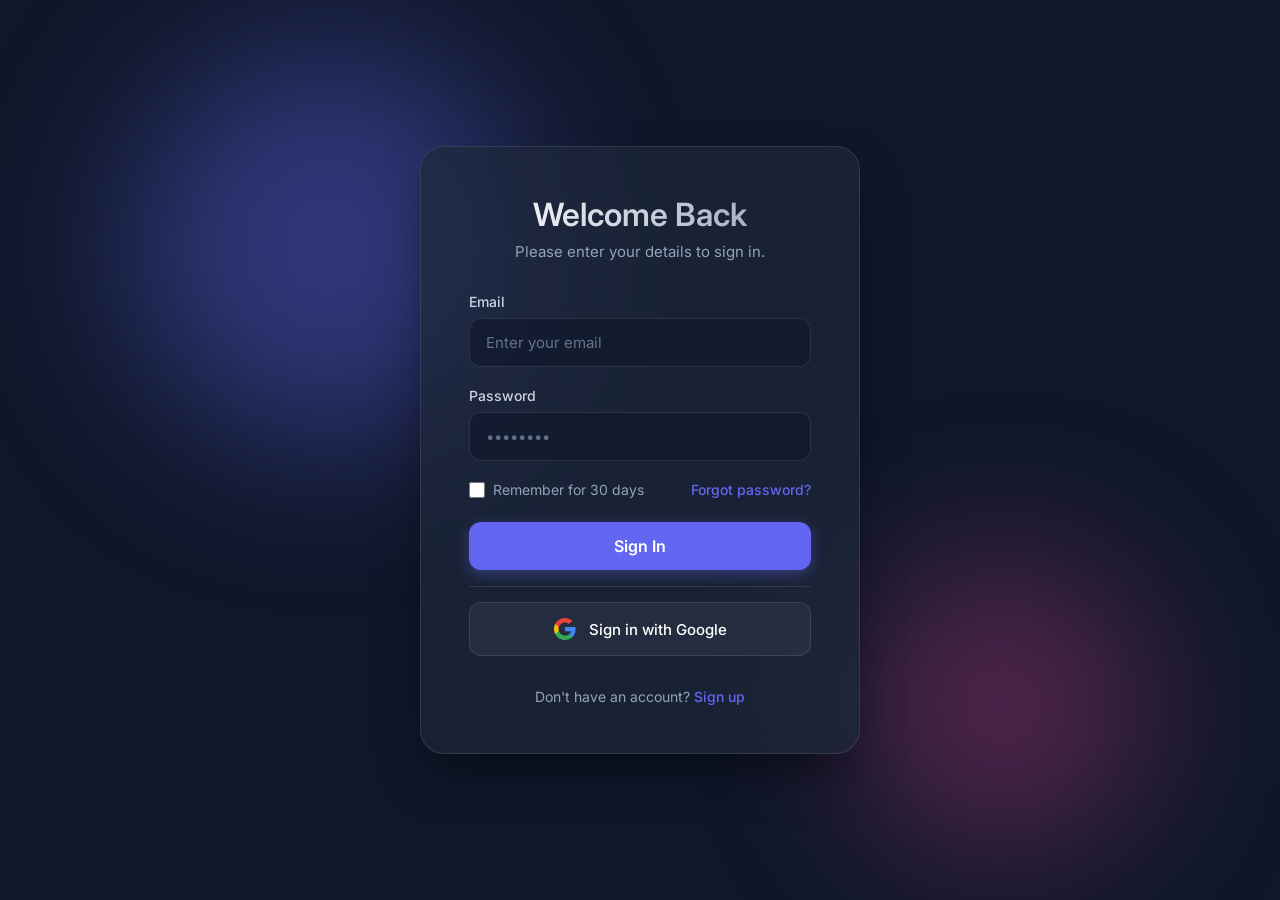
<file: index.html>
<!DOCTYPE html>
<html lang="en">
<head>
    <meta charset="UTF-8">
    <meta name="viewport" content="width=device-width, initial-scale=1.0">
    <title>Premium Login</title>
    <link rel="stylesheet" href="style.css">
    <link href="https://fonts.googleapis.com/css2?family=Inter:wght@300;400;500;600&display=swap" rel="stylesheet">
</head>
<body>
    <div class="login-container">
        <div class="login-box">
            <div class="login-header">
                <h2>Welcome Back</h2>
                <p>Please enter your details to sign in.</p>
            </div>
            <form class="login-form" id="loginForm">
                <div class="input-group">
                    <label for="email">Email</label>
                    <input type="email" id="email" name="email" placeholder="Enter your email" required>
                </div>
                <div class="input-group">
                    <label for="password">Password</label>
                    <input type="password" id="password" name="password" placeholder="••••••••" required>
                </div>
                <div class="form-actions">
                    <div class="remember-me">
                        <input type="checkbox" id="remember" name="remember">
                        <label for="remember">Remember for 30 days</label>
                    </div>
                    <a href="#" class="forgot-password">Forgot password?</a>
                </div>
                <button type="submit" class="submit-btn">Sign In</button>
                
                <div class="social-login">
                    <button type="button" class="social-btn google-btn">
                        <svg width="24" height="24" viewBox="0 0 24 24" fill="none" xmlns="http://www.w3.org/2000/svg">
                            <path d="M22.56 12.25c0-.78-.07-1.53-.2-2.25H12v4.26h5.92c-.26 1.37-1.04 2.53-2.21 3.31v2.77h3.57c2.08-1.92 3.28-4.74 3.28-8.09z" fill="#4285F4"/>
                            <path d="M12 23c2.97 0 5.46-.98 7.28-2.66l-3.57-2.77c-.98.66-2.23 1.06-3.71 1.06-2.86 0-5.29-1.93-6.16-4.53H2.18v2.84C3.99 20.53 7.7 23 12 23z" fill="#34A853"/>
                            <path d="M5.84 14.09c-.22-.66-.35-1.36-.35-2.09s.13-1.43.35-2.09V7.07H2.18C1.43 8.55 1 10.22 1 12s.43 3.45 1.18 4.93l2.85-2.22.81-.62z" fill="#FBBC05"/>
                            <path d="M12 5.38c1.62 0 3.06.56 4.21 1.64l3.15-3.15C17.45 2.09 14.97 1 12 1 7.7 1 3.99 3.47 2.18 7.07l3.66 2.84c.87-2.6 3.3-4.53 6.16-4.53z" fill="#EA4335"/>
                        </svg>
                        Sign in with Google
                    </button>
                </div>
            </form>
            <div class="login-footer">
                <p>Don't have an account? <a href="#">Sign up</a></p>
            </div>
        </div>
        
        <!-- Decorative elements -->
        <div class="blob blob-1"></div>
        <div class="blob blob-2"></div>
    </div>
    <script>
        document.getElementById('loginForm').addEventListener('submit', function(e) {
            e.preventDefault();
            const btn = document.querySelector('.submit-btn');
            const originalText = btn.innerHTML;
            btn.innerHTML = 'Signing in...';
            btn.style.opacity = '0.8';
            setTimeout(() => {
                btn.innerHTML = originalText;
                btn.style.opacity = '1';
                // Simple validation check just for visual feedback
                const email = document.getElementById('email').value;
                if (email) {
                    btn.style.background = '#10b981'; // Success green
                    btn.innerHTML = 'Success!';
                    setTimeout(() => {
                        window.location.href = 'students.html';
                    }, 1000);
                }
            }, 1500);
        });
    </script>
</body>
</html>
</file>
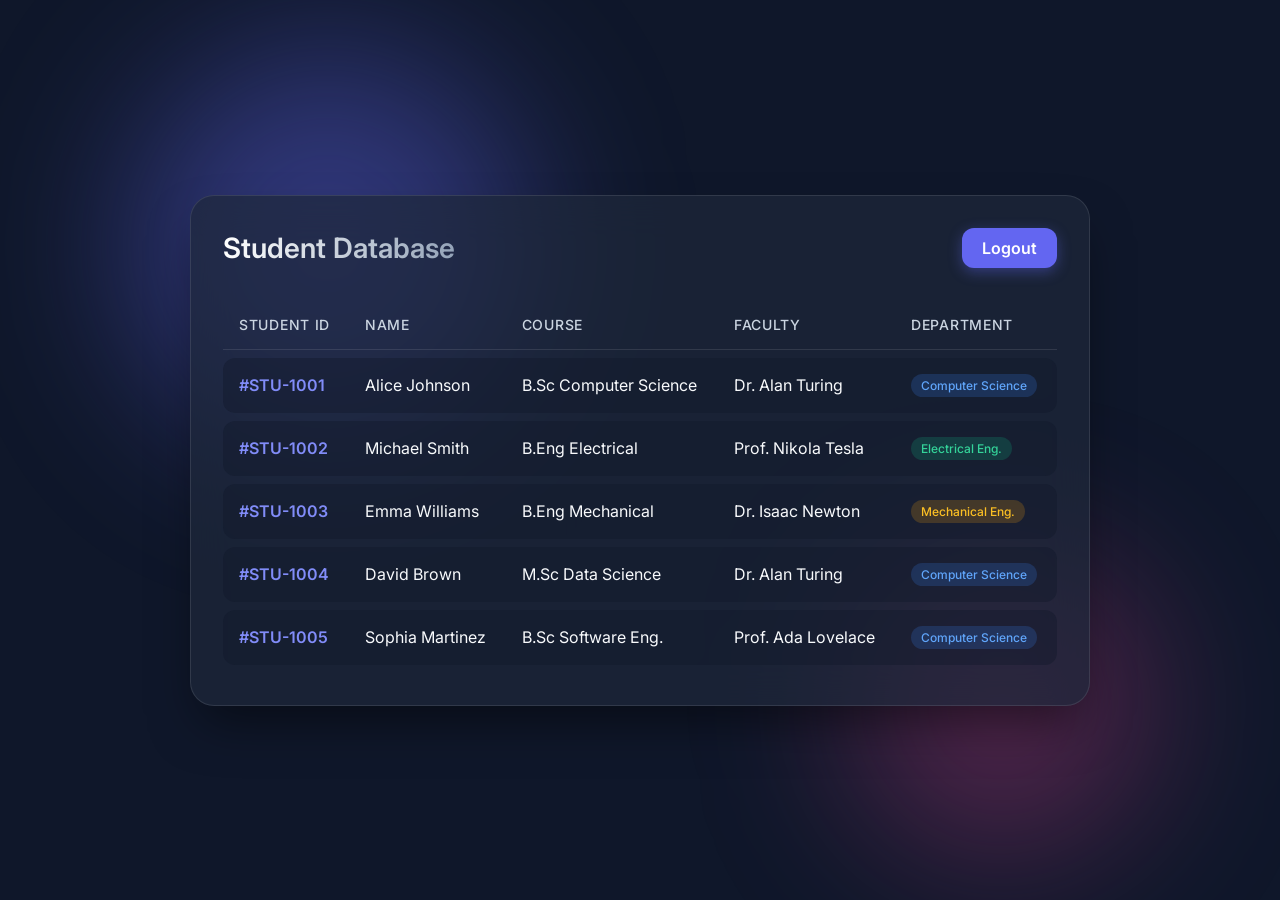
<file: students.html>
<!DOCTYPE html>
<html lang="en">
<head>
    <meta charset="UTF-8">
    <meta name="viewport" content="width=device-width, initial-scale=1.0">
    <title>Student Records - Premium Dashboard</title>
    <link rel="stylesheet" href="style.css">
    <link href="https://fonts.googleapis.com/css2?family=Inter:wght@300;400;500;600&display=swap" rel="stylesheet">
</head>
<body>
    <div class="login-container">
        <!-- Reusing the dynamic container background from the login page -->
        
        <div class="table-container">
            <div class="table-header">
                <h2>Student Database</h2>
                <a href="index.html" class="submit-btn" style="width: auto; padding: 10px 20px; text-decoration: none; display: inline-block;">Logout</a>
            </div>
            
            <div style="overflow-x: auto;">
                <table class="student-table">
                    <thead>
                        <tr>
                            <th>Student ID</th>
                            <th>Name</th>
                            <th>Course</th>
                            <th>Faculty</th>
                            <th>Department</th>
                        </tr>
                    </thead>
                    <tbody>
                        <tr>
                            <td>#STU-1001</td>
                            <td>Alice Johnson</td>
                            <td>B.Sc Computer Science</td>
                            <td>Dr. Alan Turing</td>
                            <td><span class="badge badge-cs">Computer Science</span></td>
                        </tr>
                        <tr>
                            <td>#STU-1002</td>
                            <td>Michael Smith</td>
                            <td>B.Eng Electrical</td>
                            <td>Prof. Nikola Tesla</td>
                            <td><span class="badge badge-ee">Electrical Eng.</span></td>
                        </tr>
                        <tr>
                            <td>#STU-1003</td>
                            <td>Emma Williams</td>
                            <td>B.Eng Mechanical</td>
                            <td>Dr. Isaac Newton</td>
                            <td><span class="badge badge-me">Mechanical Eng.</span></td>
                        </tr>
                        <tr>
                            <td>#STU-1004</td>
                            <td>David Brown</td>
                            <td>M.Sc Data Science</td>
                            <td>Dr. Alan Turing</td>
                            <td><span class="badge badge-cs">Computer Science</span></td>
                        </tr>
                        <tr>
                            <td>#STU-1005</td>
                            <td>Sophia Martinez</td>
                            <td>B.Sc Software Eng.</td>
                            <td>Prof. Ada Lovelace</td>
                            <td><span class="badge badge-cs">Computer Science</span></td>
                        </tr>
                    </tbody>
                </table>
            </div>
        </div>
        
        <!-- Decorative blobs -->
        <div class="blob blob-1"></div>
        <div class="blob blob-2"></div>
    </div>
</body>
</html>
</file>
<file: style.css>
:root {
    --primary: #6366f1;
    --primary-hover: #4f46e5;
    --bg-dark: #0f172a;
    --bg-card: rgba(30, 41, 59, 0.7);
    --text-main: #f8fafc;
    --text-muted: #94a3b8;
    --border-color: rgba(255, 255, 255, 0.1);
}

* {
    margin: 0;
    padding: 0;
    box-sizing: border-box;
    font-family: 'Inter', -apple-system, BlinkMacSystemFont, "Segoe UI", Roboto, Helvetica, Arial, sans-serif;
}

body {
    background-color: var(--bg-dark);
    color: var(--text-main);
    min-height: 100vh;
    display: flex;
    justify-content: center;
    align-items: center;
    overflow: hidden;
}

.login-container {
    position: relative;
    width: 100%;
    height: 100vh;
    display: flex;
    justify-content: center;
    align-items: center;
    padding: 20px;
    z-index: 10;
}

/* Glassmorphism card */
.login-box {
    background: var(--bg-card);
    backdrop-filter: blur(20px);
    -webkit-backdrop-filter: blur(20px);
    border: 1px solid var(--border-color);
    border-radius: 24px;
    padding: 48px;
    width: 100%;
    max-width: 440px;
    box-shadow: 0 25px 50px -12px rgba(0, 0, 0, 0.5);
    z-index: 2;
    animation: slideUp 0.6s ease-out forwards;
    opacity: 0;
    transform: translateY(30px);
}

@keyframes slideUp {
    to {
        opacity: 1;
        transform: translateY(0);
    }
}

.login-header {
    text-align: center;
    margin-bottom: 32px;
}

.login-header h2 {
    font-size: 32px;
    font-weight: 600;
    margin-bottom: 8px;
    background: linear-gradient(to right, #fff, #94a3b8);
    -webkit-background-clip: text;
    background-clip: text;
    -webkit-text-fill-color: transparent;
}

.login-header p {
    color: var(--text-muted);
    font-size: 15px;
}

.input-group {
    margin-bottom: 20px;
}

.input-group label {
    display: block;
    font-size: 14px;
    font-weight: 500;
    margin-bottom: 8px;
    color: #cbd5e1;
}

.input-group input {
    width: 100%;
    padding: 14px 16px;
    background: rgba(15, 23, 42, 0.6);
    border: 1px solid var(--border-color);
    border-radius: 12px;
    color: white;
    font-size: 15px;
    transition: all 0.3s ease;
}

.input-group input:focus {
    outline: none;
    border-color: var(--primary);
    box-shadow: 0 0 0 3px rgba(99, 102, 241, 0.2);
}

.input-group input::placeholder {
    color: #64748b;
}

.form-actions {
    display: flex;
    justify-content: space-between;
    align-items: center;
    margin-bottom: 24px;
    font-size: 14px;
}

.remember-me {
    display: flex;
    align-items: center;
    gap: 8px;
    color: var(--text-muted);
}

.remember-me input[type="checkbox"] {
    accent-color: var(--primary);
    width: 16px;
    height: 16px;
    cursor: pointer;
}

.remember-me label {
    cursor: pointer;
    user-select: none;
}

.forgot-password {
    color: var(--primary);
    text-decoration: none;
    font-weight: 500;
    transition: color 0.2s;
}

.forgot-password:hover {
    color: #818cf8;
}

.submit-btn {
    width: 100%;
    padding: 14px;
    background: var(--primary);
    color: white;
    border: none;
    border-radius: 12px;
    font-size: 16px;
    font-weight: 600;
    cursor: pointer;
    transition: all 0.3s ease;
    box-shadow: 0 4px 14px 0 rgba(99, 102, 241, 0.39);
}

.submit-btn:hover {
    background: var(--primary-hover);
    transform: translateY(-1px);
    box-shadow: 0 6px 20px rgba(99, 102, 241, 0.4);
}

.submit-btn:active {
    transform: translateY(1px);
}

.social-login {
    margin-top: 32px;
    position: relative;
}

.social-login::before {
    content: "";
    position: absolute;
    top: -16px;
    left: 0;
    width: 100%;
    height: 1px;
    background: var(--border-color);
}

.social-btn {
    width: 100%;
    padding: 14px;
    background: rgba(255, 255, 255, 0.05);
    border: 1px solid var(--border-color);
    border-radius: 12px;
    color: white;
    font-size: 15px;
    font-weight: 500;
    cursor: pointer;
    display: flex;
    justify-content: center;
    align-items: center;
    gap: 12px;
    transition: all 0.3s ease;
}

.social-btn:hover {
    background: rgba(255, 255, 255, 0.1);
}

.login-footer {
    margin-top: 32px;
    text-align: center;
    font-size: 14px;
    color: var(--text-muted);
}

.login-footer a {
    color: var(--primary);
    text-decoration: none;
    font-weight: 500;
}

.login-footer a:hover {
    text-decoration: underline;
}

/* Decorative Blobs for dynamic design */
.blob {
    position: absolute;
    filter: blur(80px);
    z-index: 1;
    border-radius: 50%;
    animation: float 10s infinite ease-in-out alternate;
}

.blob-1 {
    width: 400px;
    height: 400px;
    background: rgba(99, 102, 241, 0.4);
    top: 5%;
    left: 10%;
}

.blob-2 {
    width: 300px;
    height: 300px;
    background: rgba(236, 72, 153, 0.3);
    bottom: 5%;
    right: 10%;
    animation-delay: -5s;
}

@keyframes float {
    0% { transform: translate(0, 0) scale(1); }
    100% { transform: translate(30px, 50px) scale(1.1); }
}

/* Responsive adjustments */
@media (max-width: 480px) {
    .login-box {
        padding: 32px 24px;
        border-radius: 16px;
    }
    
    .blob-1 {
        width: 250px;
        height: 250px;
        top: -10%;
        left: -10%;
    }
    
    .blob-2 {
        width: 200px;
        height: 200px;
        bottom: -5%;
        right: -10%;
    }
}

/* Table Styles for students.html */
.table-container {
    background: var(--bg-card);
    backdrop-filter: blur(20px);
    -webkit-backdrop-filter: blur(20px);
    border: 1px solid var(--border-color);
    border-radius: 24px;
    padding: 32px;
    width: 100%;
    max-width: 900px;
    box-shadow: 0 25px 50px -12px rgba(0, 0, 0, 0.5);
    z-index: 2;
    animation: slideUp 0.6s ease-out forwards;
    opacity: 0;
}

.table-header {
    display: flex;
    justify-content: space-between;
    align-items: center;
    margin-bottom: 24px;
}

.table-header h2 {
    font-size: 28px;
    font-weight: 600;
    background: linear-gradient(to right, #fff, #94a3b8);
    -webkit-background-clip: text;
    background-clip: text;
    -webkit-text-fill-color: transparent;
}

.student-table {
    width: 100%;
    border-collapse: separate;
    border-spacing: 0 8px;
}

.student-table th,
.student-table td {
    padding: 16px;
    text-align: left;
}

.student-table th {
    color: #cbd5e1;
    font-weight: 500;
    font-size: 14px;
    border-bottom: 1px solid var(--border-color);
    text-transform: uppercase;
    letter-spacing: 0.05em;
}

.student-table tbody tr {
    background: rgba(15, 23, 42, 0.4);
    transition: all 0.3s ease;
}

.student-table tbody tr:hover {
    background: rgba(99, 102, 241, 0.1);
    transform: translateY(-2px);
    box-shadow: 0 4px 12px rgba(0, 0, 0, 0.1);
}

.student-table tbody tr td:first-child {
    border-top-left-radius: 12px;
    border-bottom-left-radius: 12px;
    font-weight: 600;
    color: #818cf8;
}

.student-table tbody tr td:last-child {
    border-top-right-radius: 12px;
    border-bottom-right-radius: 12px;
}

.badge {
    padding: 4px 10px;
    border-radius: 20px;
    font-size: 12px;
    font-weight: 500;
    display: inline-block;
}

.badge-cs { background: rgba(59, 130, 246, 0.2); color: #60a5fa; }
.badge-ee { background: rgba(16, 185, 129, 0.2); color: #34d399; }
.badge-me { background: rgba(245, 158, 11, 0.2); color: #fbbf24; }

@media (max-width: 768px) {
    .table-container {
        padding: 24px 16px;
    }
    
    .table-header {
        flex-direction: column;
        align-items: flex-start;
        gap: 16px;
    }
}
</file>
